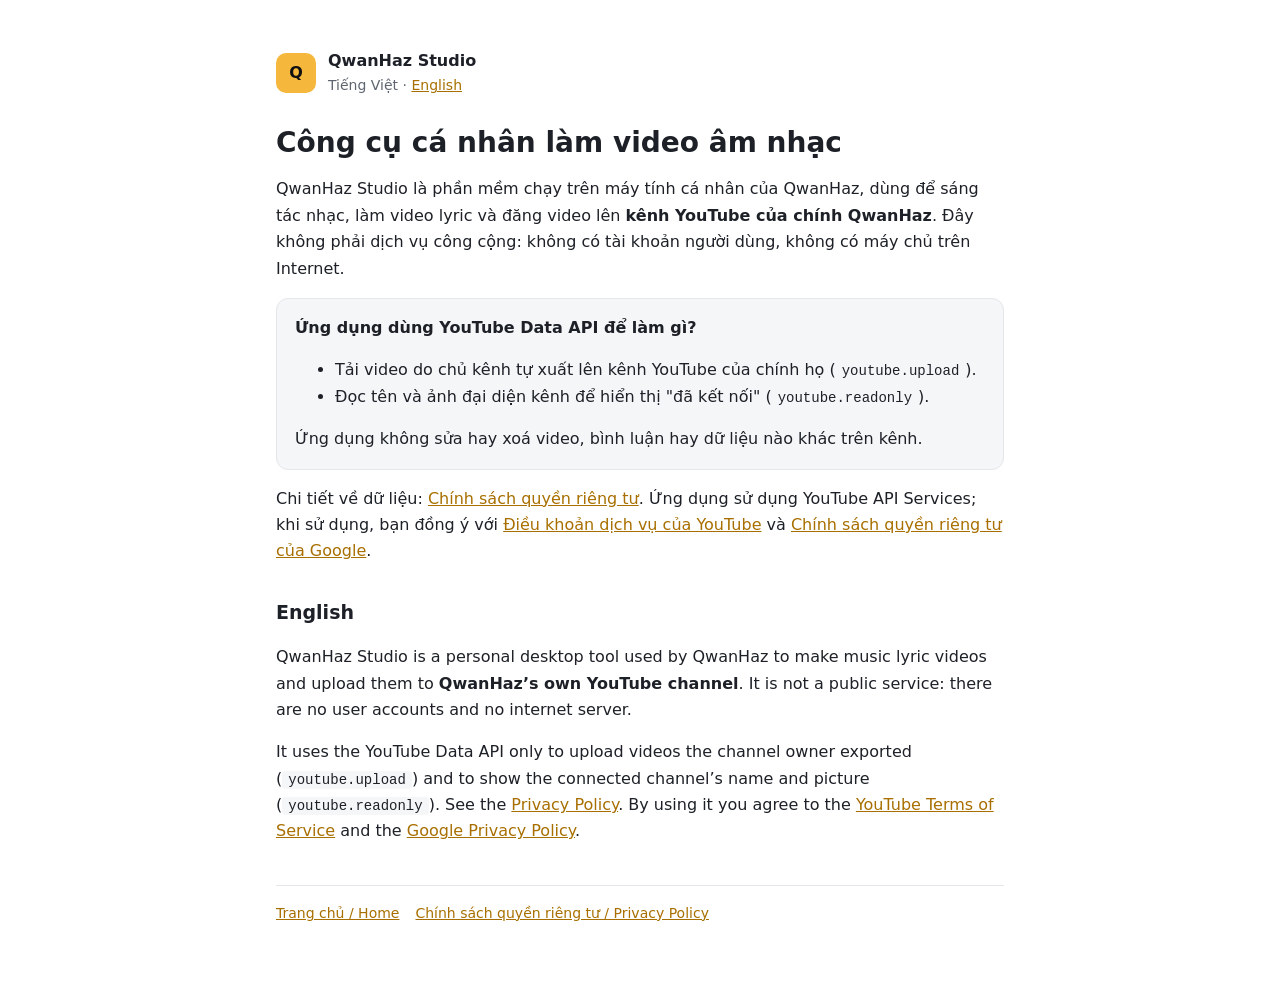
<file: index.html>
<!doctype html>
<html lang="vi">
<head>
<meta charset="utf-8">
<meta name="viewport" content="width=device-width, initial-scale=1">
<title>QwanHaz Studio</title>
<meta name="description" content="QwanHaz Studio — công cụ cá nhân làm video âm nhạc và đăng lên kênh YouTube của chính tác giả.">
<link rel="stylesheet" href="style.css">
</head>
<body>
<main>
  <header><div class="logo">Q</div><div><b>QwanHaz Studio</b><div class="lang">Tiếng Việt · <a href="#en">English</a></div></div></header>

  <h1>Công cụ cá nhân làm video âm nhạc</h1>
  <p>QwanHaz Studio là phần mềm chạy trên máy tính cá nhân của QwanHaz, dùng để sáng tác nhạc, làm video lyric
    và đăng video lên <b>kênh YouTube của chính QwanHaz</b>. Đây không phải dịch vụ công cộng: không có tài khoản người dùng,
    không có máy chủ trên Internet.</p>

  <div class="card">
    <b>Ứng dụng dùng YouTube Data API để làm gì?</b>
    <ul>
      <li>Tải video do chủ kênh tự xuất lên kênh YouTube của chính họ (<code>youtube.upload</code>).</li>
      <li>Đọc tên và ảnh đại diện kênh để hiển thị "đã kết nối" (<code>youtube.readonly</code>).</li>
    </ul>
    Ứng dụng không sửa hay xoá video, bình luận hay dữ liệu nào khác trên kênh.
  </div>

  <p>Chi tiết về dữ liệu: <a href="privacy.html">Chính sách quyền riêng tư</a>. Ứng dụng sử dụng YouTube API Services; khi sử dụng, bạn đồng ý với
    <a href="https://www.youtube.com/t/terms">Điều khoản dịch vụ của YouTube</a> và <a href="https://policies.google.com/privacy">Chính sách quyền riêng tư của Google</a>.</p>

  <h2 id="en">English</h2>
  <p>QwanHaz Studio is a personal desktop tool used by QwanHaz to make music lyric videos and upload them to
    <b>QwanHaz&rsquo;s own YouTube channel</b>. It is not a public service: there are no user accounts and no internet server.</p>
  <p>It uses the YouTube Data API only to upload videos the channel owner exported (<code>youtube.upload</code>) and to
    show the connected channel&rsquo;s name and picture (<code>youtube.readonly</code>).
    See the <a href="privacy.html#en">Privacy Policy</a>. By using it you agree to the
    <a href="https://www.youtube.com/t/terms">YouTube Terms of Service</a> and the <a href="https://policies.google.com/privacy">Google Privacy Policy</a>.</p>

  <nav><a href="index.html">Trang chủ / Home</a><a href="privacy.html">Chính sách quyền riêng tư / Privacy Policy</a></nav>
</main>
</body>
</html>
</file>
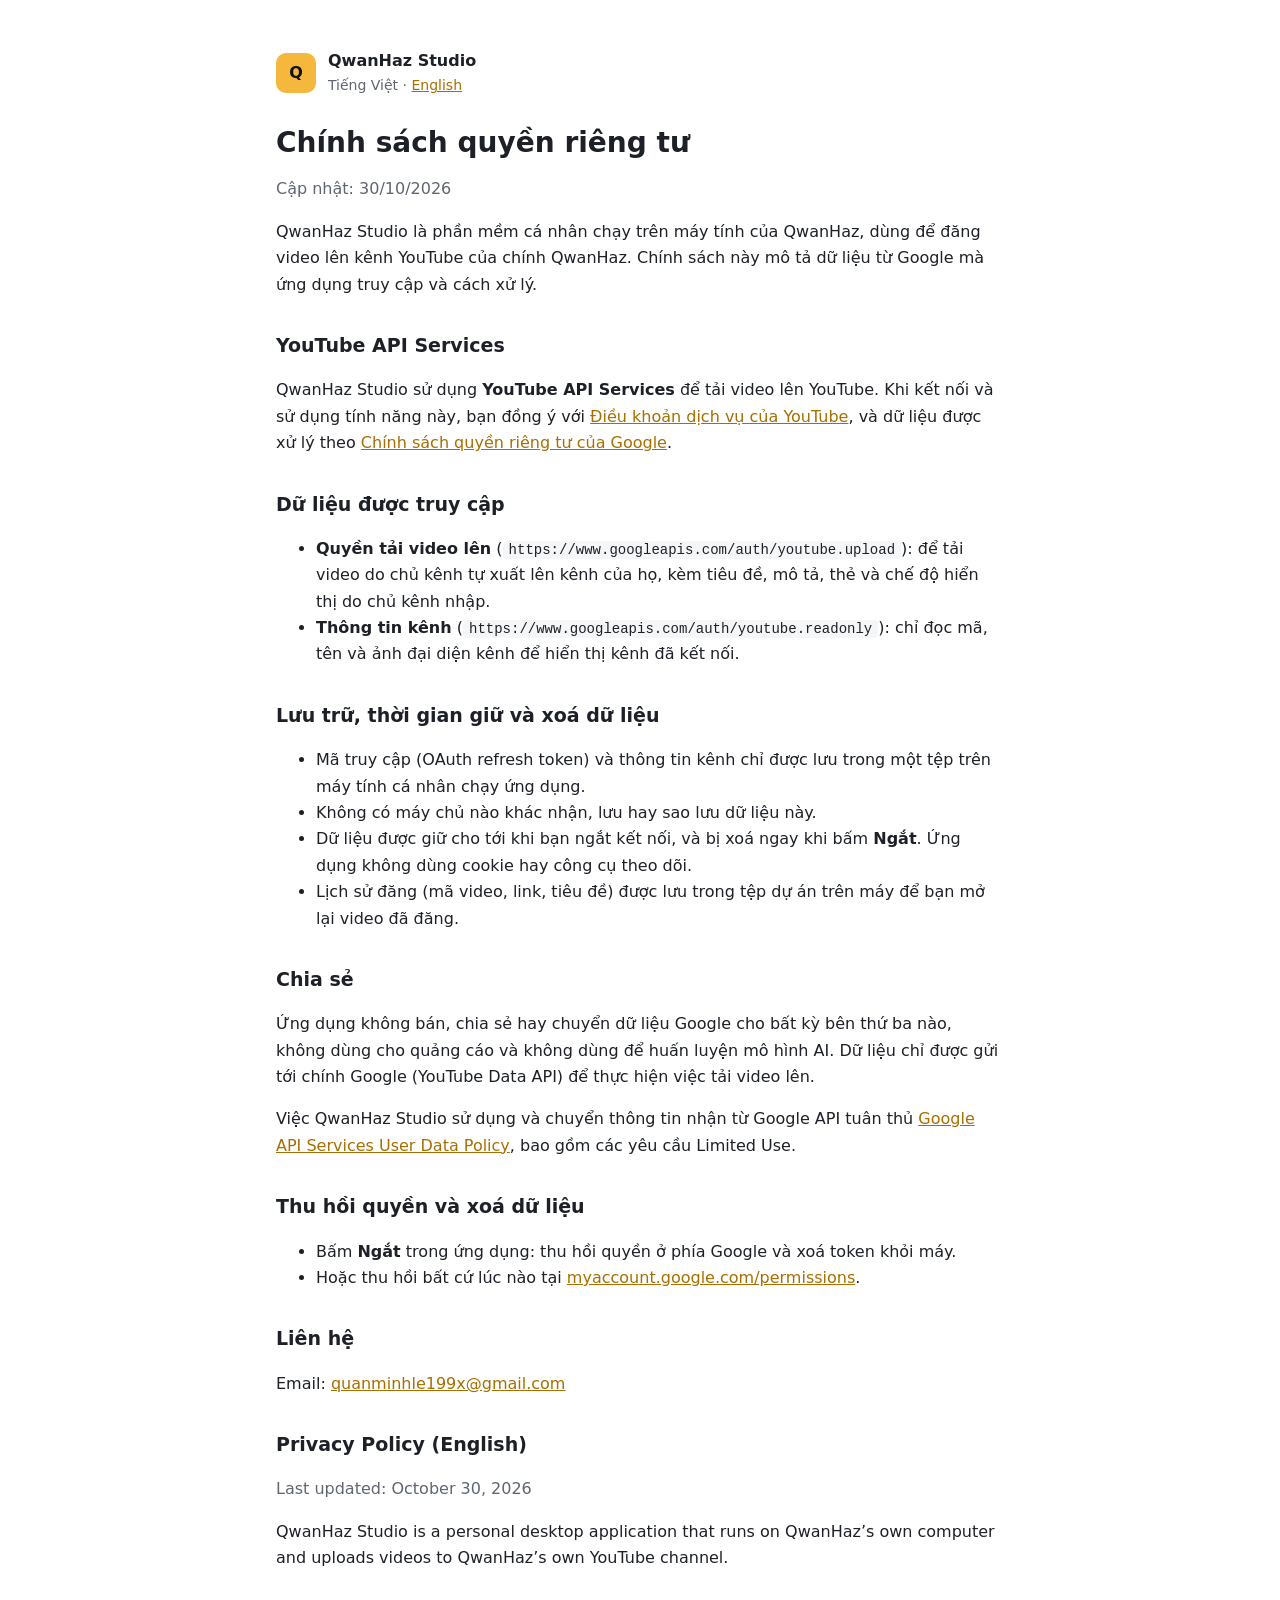
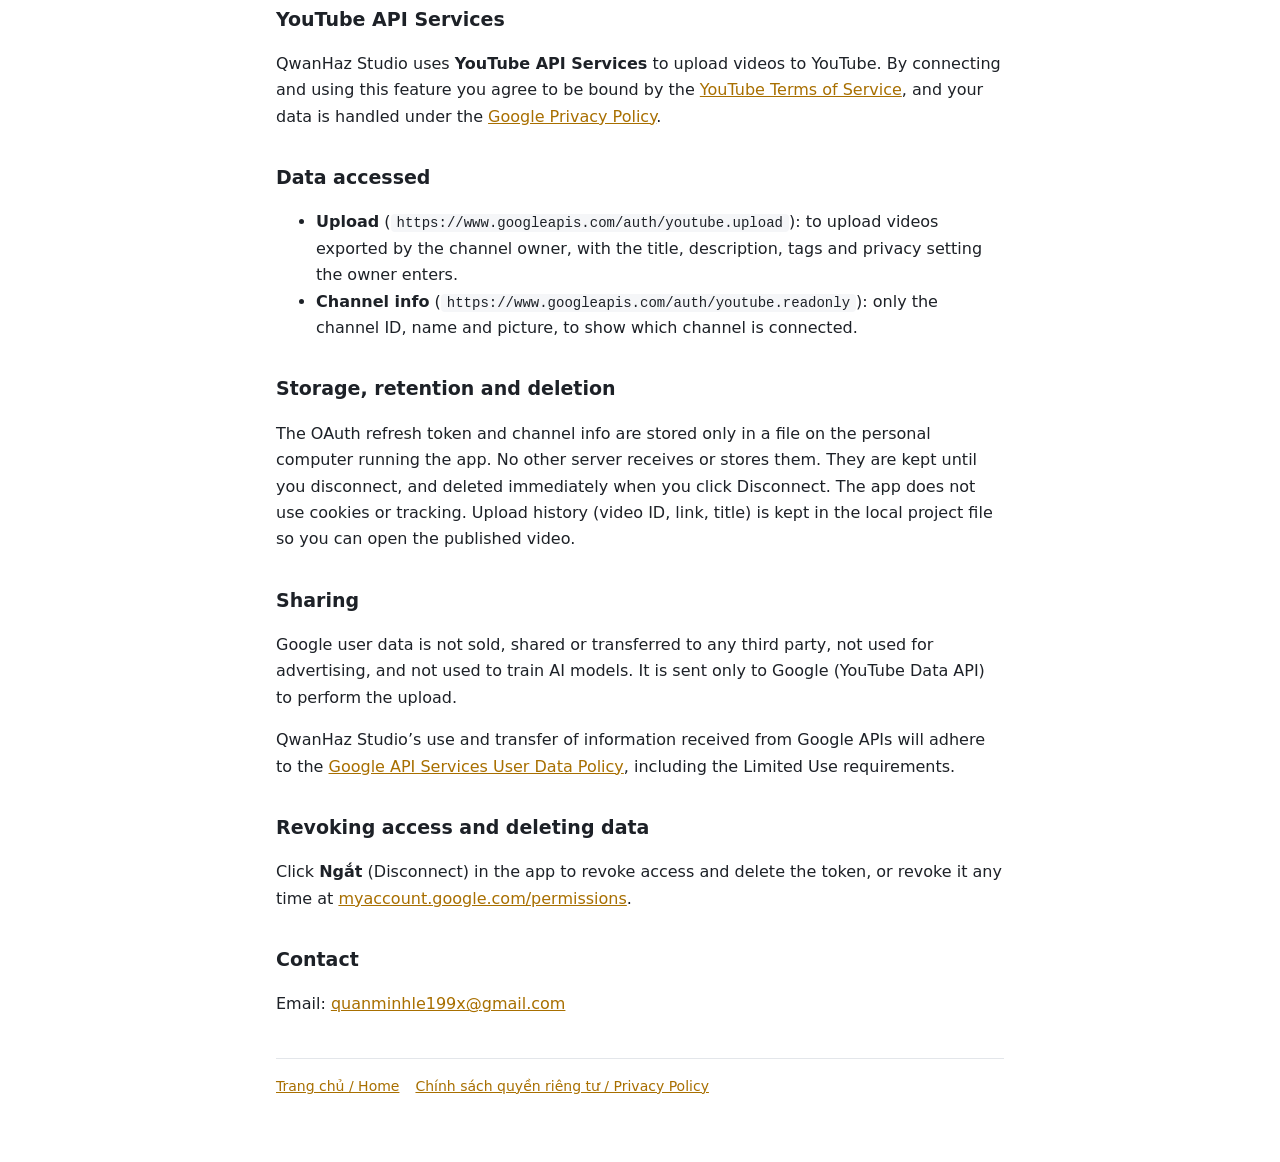
<file: privacy.html>
<!doctype html>
<html lang="vi">
<head>
<meta charset="utf-8">
<meta name="viewport" content="width=device-width, initial-scale=1">
<title>Chính sách quyền riêng tư</title>
<meta name="description" content="Chính sách quyền riêng tư của QwanHaz Studio — dữ liệu Google được dùng và lưu trữ thế nào.">
<link rel="stylesheet" href="style.css">
</head>
<body>
<main>
  <header><div class="logo">Q</div><div><b>QwanHaz Studio</b><div class="lang">Tiếng Việt · <a href="#en">English</a></div></div></header>

  <h1>Chính sách quyền riêng tư</h1>
  <p class="muted">Cập nhật: 30/10/2026</p>

  <p>QwanHaz Studio là phần mềm cá nhân chạy trên máy tính của QwanHaz, dùng để đăng video lên kênh YouTube của chính QwanHaz.
    Chính sách này mô tả dữ liệu từ Google mà ứng dụng truy cập và cách xử lý.</p>

  <h2>YouTube API Services</h2>
  <p>QwanHaz Studio sử dụng <b>YouTube API Services</b> để tải video lên YouTube. Khi kết nối và sử dụng tính năng này,
    bạn đồng ý với <a href="https://www.youtube.com/t/terms">Điều khoản dịch vụ của YouTube</a>, và dữ liệu được xử lý theo
    <a href="https://policies.google.com/privacy">Chính sách quyền riêng tư của Google</a>.</p>

  <h2>Dữ liệu được truy cập</h2>
  <ul>
    <li><b>Quyền tải video lên</b> (<code>https://www.googleapis.com/auth/youtube.upload</code>): để tải video do chủ kênh tự xuất lên kênh của họ, kèm tiêu đề, mô tả, thẻ và chế độ hiển thị do chủ kênh nhập.</li>
    <li><b>Thông tin kênh</b> (<code>https://www.googleapis.com/auth/youtube.readonly</code>): chỉ đọc mã, tên và ảnh đại diện kênh để hiển thị kênh đã kết nối.</li>
  </ul>

  <h2>Lưu trữ, thời gian giữ và xoá dữ liệu</h2>
  <ul>
    <li>Mã truy cập (OAuth refresh token) và thông tin kênh chỉ được lưu trong một tệp trên máy tính cá nhân chạy ứng dụng.</li>
    <li>Không có máy chủ nào khác nhận, lưu hay sao lưu dữ liệu này.</li>
    <li>Dữ liệu được giữ cho tới khi bạn ngắt kết nối, và bị xoá ngay khi bấm <b>Ngắt</b>. Ứng dụng không dùng cookie hay công cụ theo dõi.</li>
    <li>Lịch sử đăng (mã video, link, tiêu đề) được lưu trong tệp dự án trên máy để bạn mở lại video đã đăng.</li>
  </ul>

  <h2>Chia sẻ</h2>
  <p>Ứng dụng không bán, chia sẻ hay chuyển dữ liệu Google cho bất kỳ bên thứ ba nào, không dùng cho quảng cáo
    và không dùng để huấn luyện mô hình AI. Dữ liệu chỉ được gửi tới chính Google (YouTube Data API) để thực hiện việc tải video lên.</p>
  <p>Việc QwanHaz Studio sử dụng và chuyển thông tin nhận từ Google API tuân thủ
    <a href="https://developers.google.com/terms/api-services-user-data-policy">Google API Services User Data Policy</a>,
    bao gồm các yêu cầu Limited Use.</p>

  <h2>Thu hồi quyền và xoá dữ liệu</h2>
  <ul>
    <li>Bấm <b>Ngắt</b> trong ứng dụng: thu hồi quyền ở phía Google và xoá token khỏi máy.</li>
    <li>Hoặc thu hồi bất cứ lúc nào tại <a href="https://myaccount.google.com/permissions">myaccount.google.com/permissions</a>.</li>
  </ul>

  <h2>Liên hệ</h2>
  <p>Email: <a href="mailto:quanminhle199x@gmail.com">quanminhle199x@gmail.com</a></p>

  <h2 id="en">Privacy Policy (English)</h2>
  <p class="muted">Last updated: October 30, 2026</p>
  <p>QwanHaz Studio is a personal desktop application that runs on QwanHaz&rsquo;s own computer and uploads videos to QwanHaz&rsquo;s own YouTube channel.</p>

  <h2>YouTube API Services</h2>
  <p>QwanHaz Studio uses <b>YouTube API Services</b> to upload videos to YouTube. By connecting and using this feature you agree to be bound by the
    <a href="https://www.youtube.com/t/terms">YouTube Terms of Service</a>, and your data is handled under the
    <a href="https://policies.google.com/privacy">Google Privacy Policy</a>.</p>

  <h2>Data accessed</h2>
  <ul>
    <li><b>Upload</b> (<code>https://www.googleapis.com/auth/youtube.upload</code>): to upload videos exported by the channel owner, with the title, description, tags and privacy setting the owner enters.</li>
    <li><b>Channel info</b> (<code>https://www.googleapis.com/auth/youtube.readonly</code>): only the channel ID, name and picture, to show which channel is connected.</li>
  </ul>

  <h2>Storage, retention and deletion</h2>
  <p>The OAuth refresh token and channel info are stored only in a file on the personal computer running the app. No other server receives or stores them.
    They are kept until you disconnect, and deleted immediately when you click Disconnect. The app does not use cookies or tracking.
    Upload history (video ID, link, title) is kept in the local project file so you can open the published video.</p>

  <h2>Sharing</h2>
  <p>Google user data is not sold, shared or transferred to any third party, not used for advertising, and not used to train AI models.
    It is sent only to Google (YouTube Data API) to perform the upload.</p>
  <p>QwanHaz Studio&rsquo;s use and transfer of information received from Google APIs will adhere to the
    <a href="https://developers.google.com/terms/api-services-user-data-policy">Google API Services User Data Policy</a>,
    including the Limited Use requirements.</p>

  <h2>Revoking access and deleting data</h2>
  <p>Click <b>Ngắt</b> (Disconnect) in the app to revoke access and delete the token, or revoke it any time at
    <a href="https://myaccount.google.com/permissions">myaccount.google.com/permissions</a>.</p>

  <h2>Contact</h2>
  <p>Email: <a href="mailto:quanminhle199x@gmail.com">quanminhle199x@gmail.com</a></p>

  <nav><a href="index.html">Trang chủ / Home</a><a href="privacy.html">Chính sách quyền riêng tư / Privacy Policy</a></nav>
</main>
</body>
</html>
</file>
<file: style.css>
:root { --bg: #ffffff; --fg: #1d2127; --muted: #5f6670; --accent: #a86f00; --card: #f5f6f8; --border: #e3e6ea; }
@media (prefers-color-scheme: dark) {
  :root:not([data-theme="light"]) { --bg: #0f1215; --fg: #e8eaed; --muted: #9aa0a6; --accent: #f5b83d; --card: #181c21; --border: #2a3038; }
}
:root[data-theme="dark"] { --bg: #0f1215; --fg: #e8eaed; --muted: #9aa0a6; --accent: #f5b83d; --card: #181c21; --border: #2a3038; }
* { box-sizing: border-box; }
body { margin: 0; background: var(--bg); color: var(--fg); font: 16px/1.65 system-ui, -apple-system, "Segoe UI", Roboto, sans-serif; }
main { max-width: 760px; margin: 0 auto; padding: 48px 16px 64px; }
header { display: flex; align-items: center; gap: 12px; margin-bottom: 28px; }
.logo { width: 40px; height: 40px; border-radius: 10px; background: #f5b83d; color: #111; display: grid; place-items: center; font-weight: 800; }
h1 { font-size: 28px; line-height: 1.25; margin: 0 0 8px; }
h2 { font-size: 19px; margin: 32px 0 8px; }
.muted, .lang { color: var(--muted); }
.lang { font-size: 14px; }
a { color: var(--accent); }
.card { background: var(--card); border: 1px solid var(--border); border-radius: 12px; padding: 16px 18px; margin: 16px 0; }
nav { display: flex; gap: 16px; flex-wrap: wrap; margin-top: 40px; padding-top: 16px; border-top: 1px solid var(--border); font-size: 14px; }
code { font-size: 14px; background: var(--card); padding: 1px 6px; border-radius: 4px; overflow-wrap: anywhere; }
</file>
